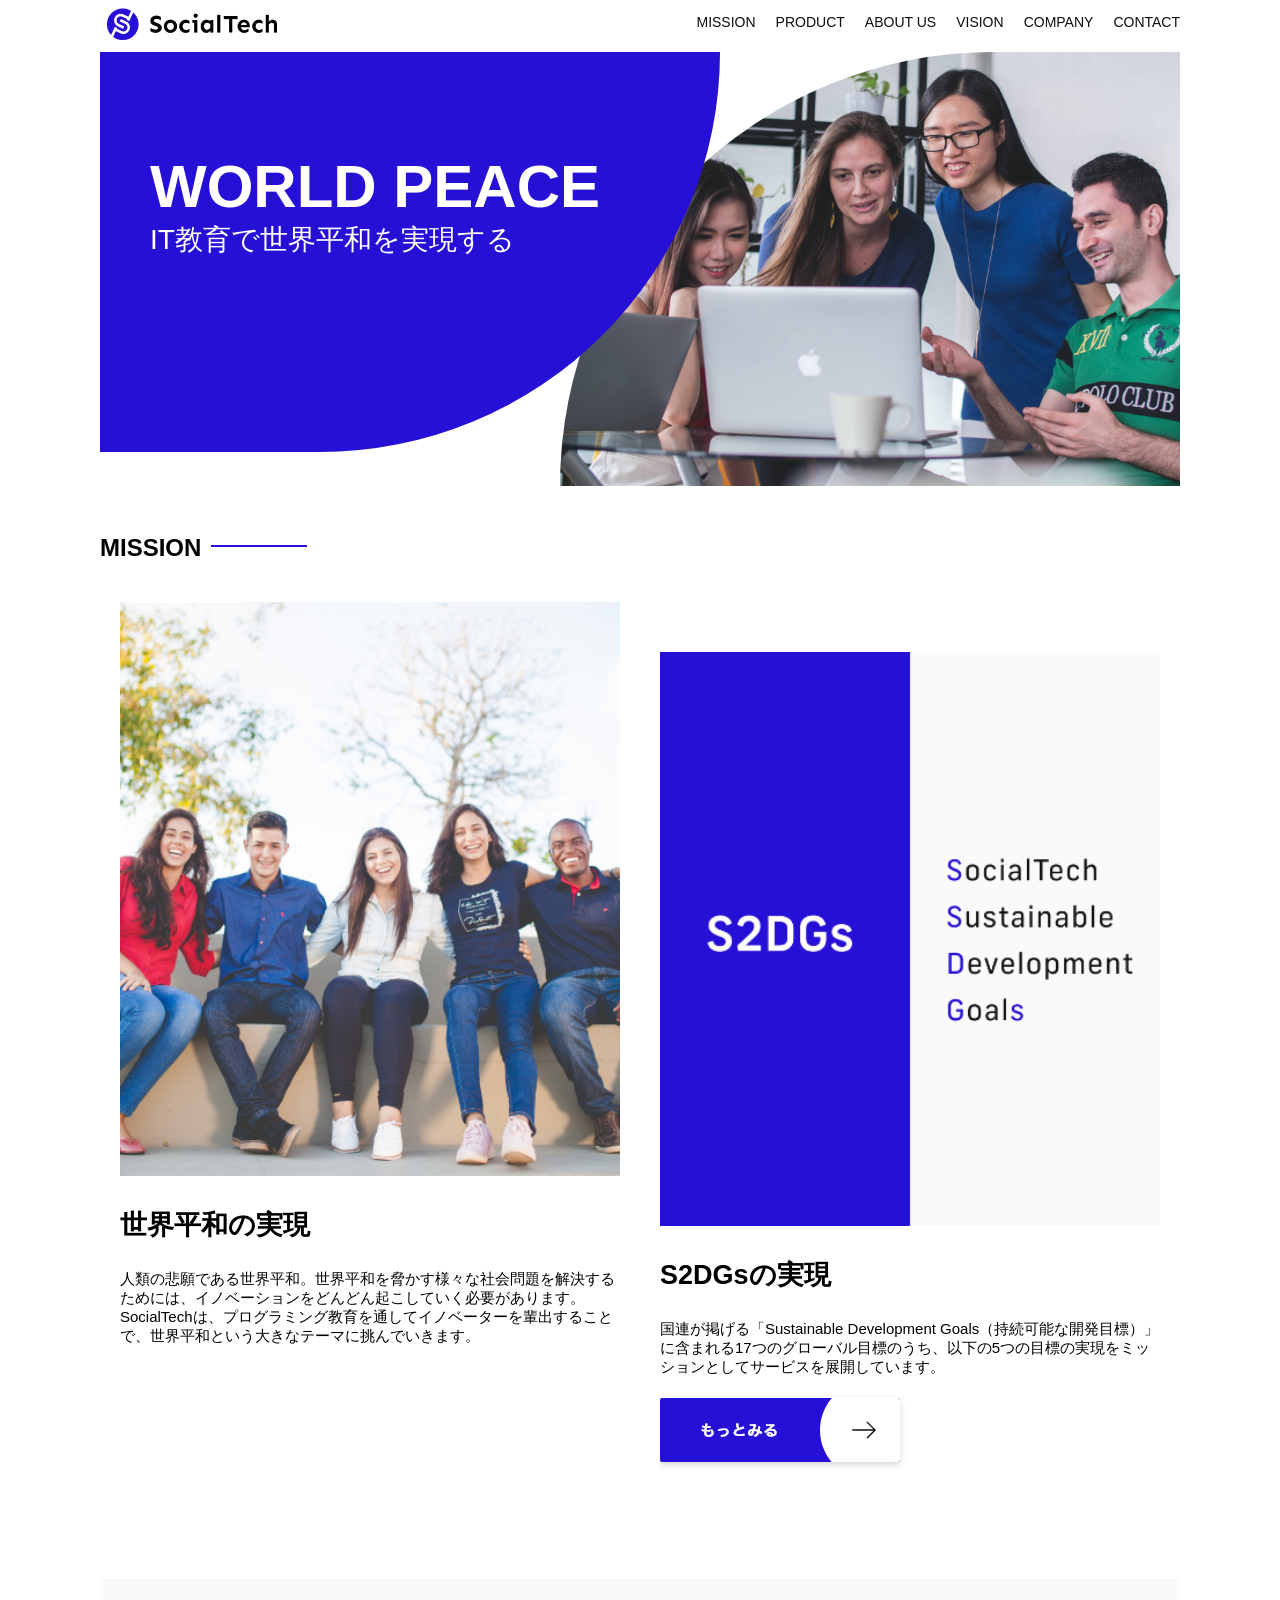
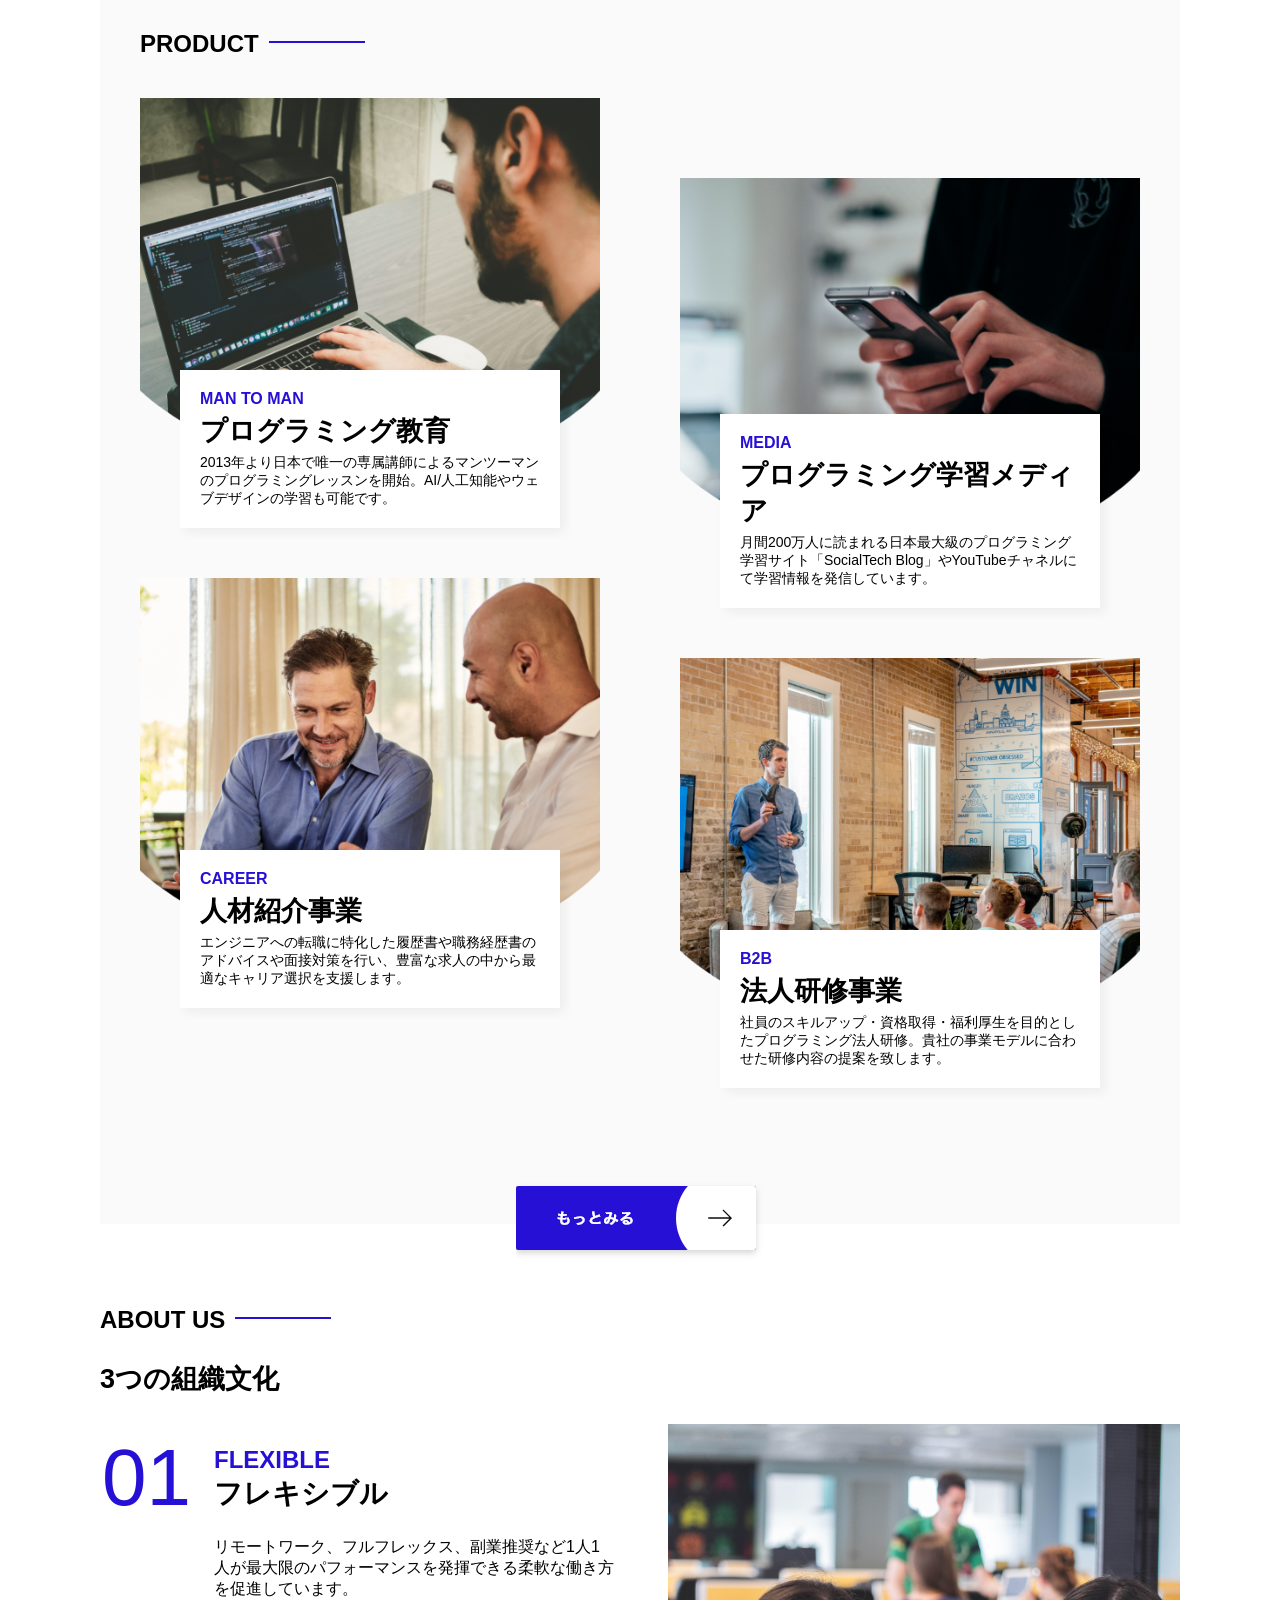
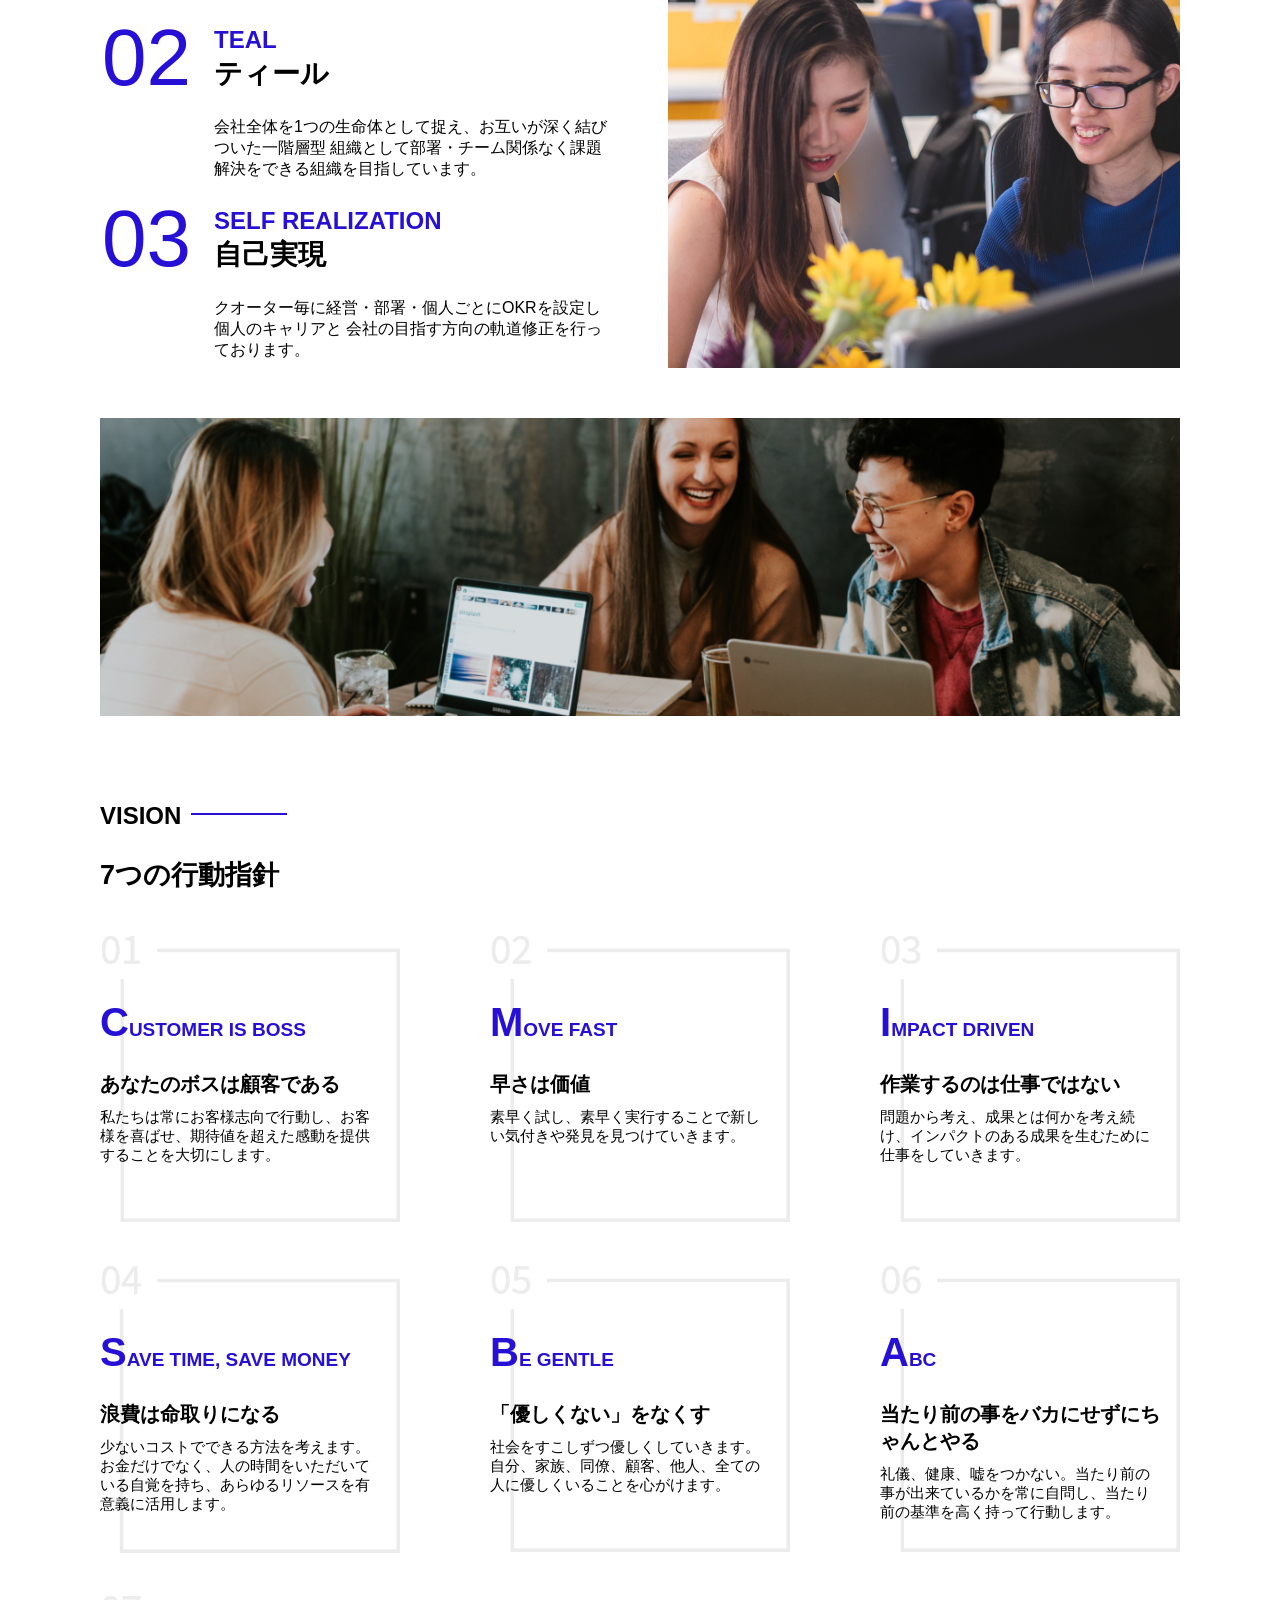
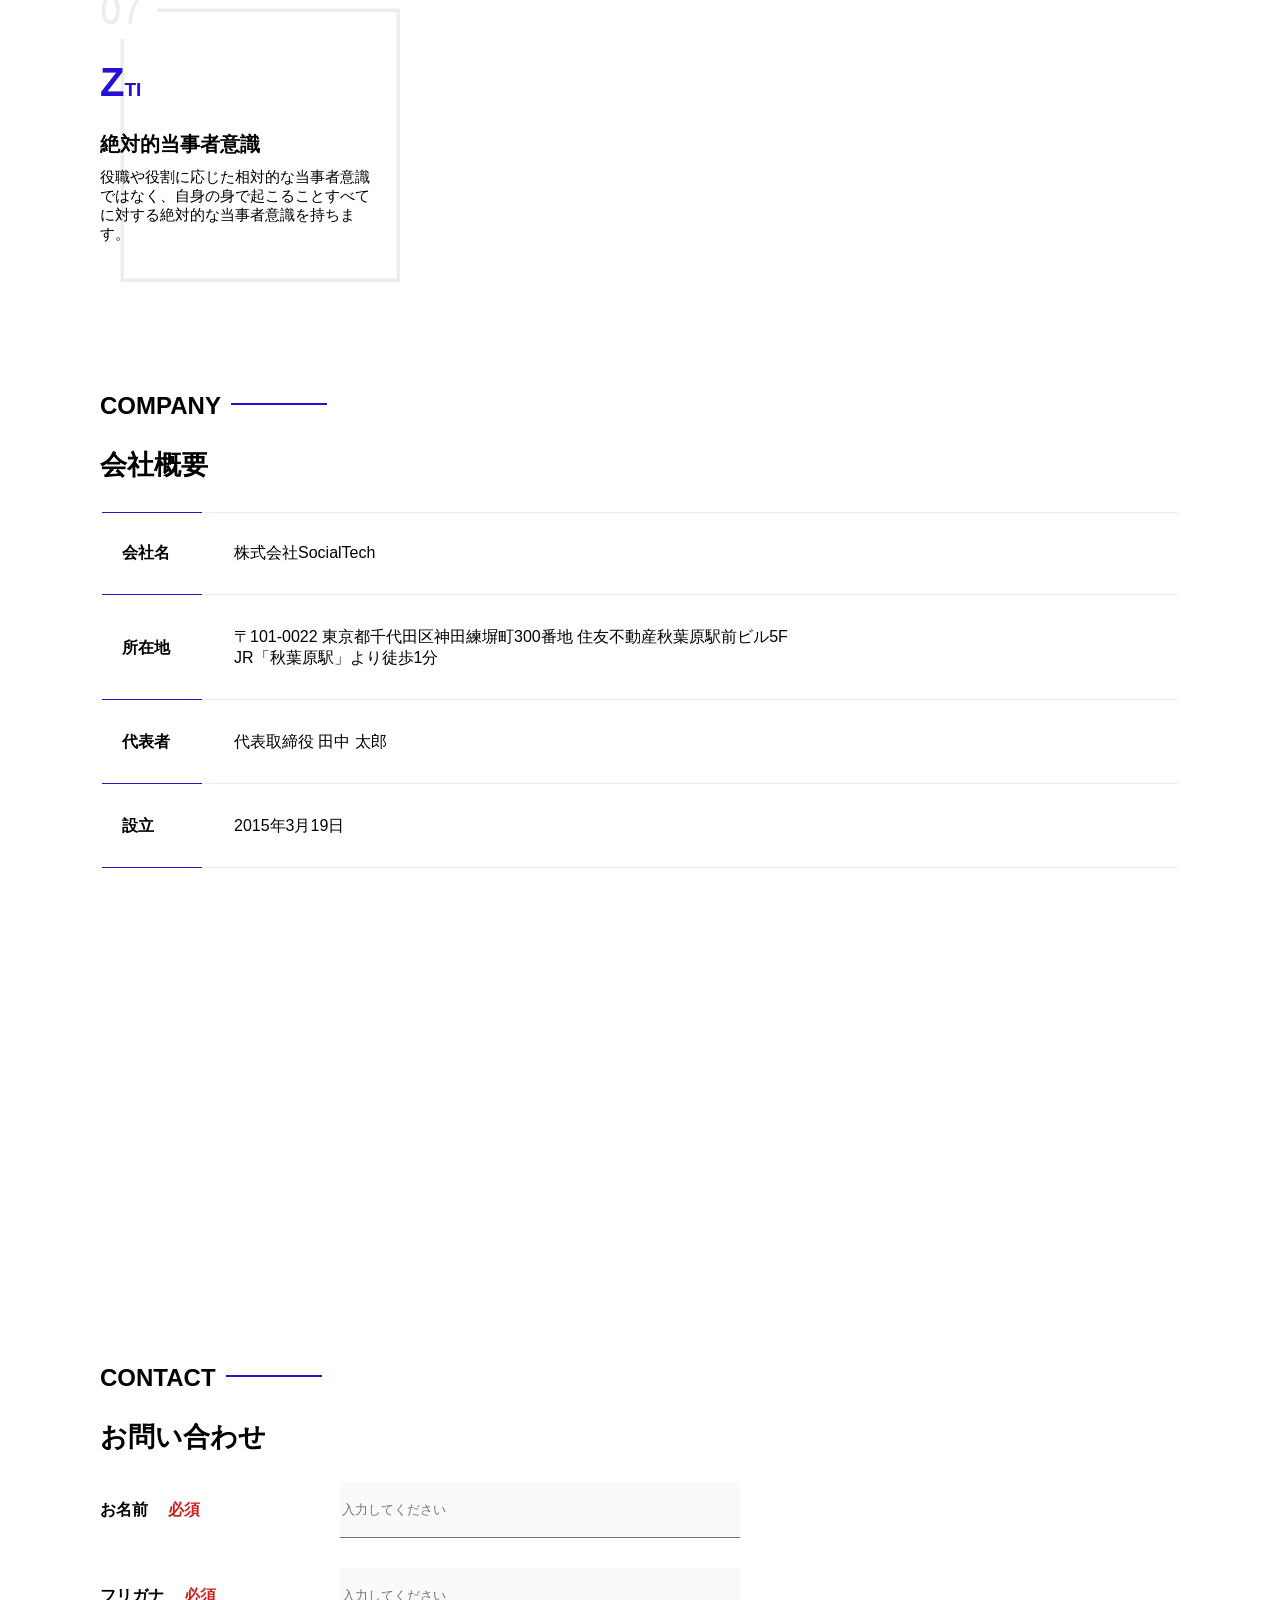
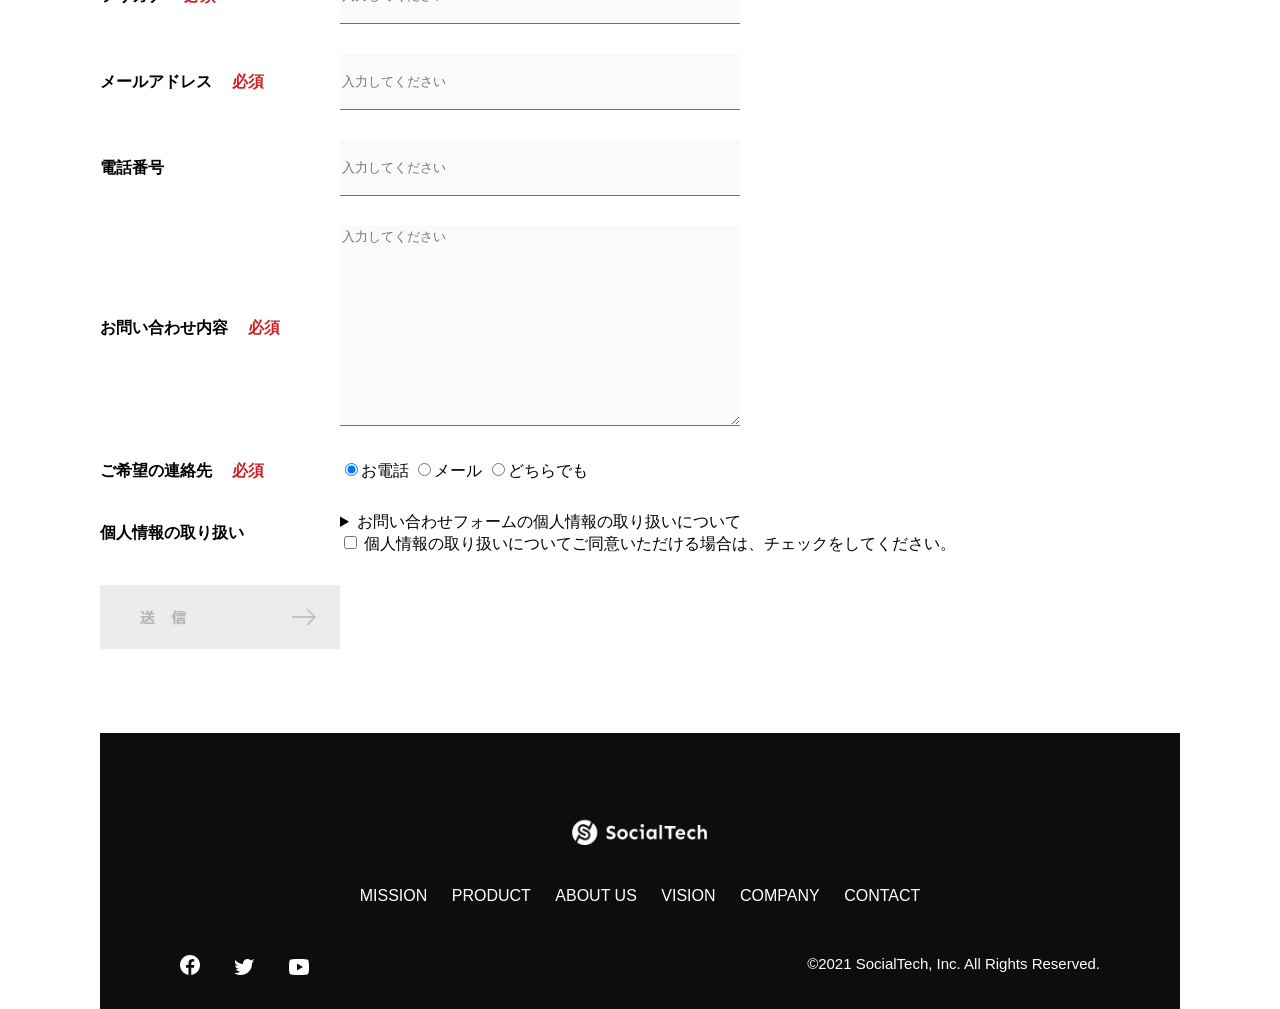
<file: index.html>
<!DOCTYPE html>
<html>

<head>
  <title>SocialTech</title>
  <meta charset="utf-8">
  <meta name="description" content="SocialTechはEdTech業界のリーディングカンパニーを目指します。">
  <meta name="viewport" content="width=device-width, initial-scale=1.0">
  <link rel="stylesheet" href="style.css">
</head>

<body>
  <!-- ヘッダー -->
  <header>
  <!-- ロゴ -->
    <a href="index.html" id="logo">
      <img src="images/logo.png" alt="トップページに戻る">
    </a>

    <!-- PC用ナビゲーション -->
    <nav id="nav-pc">
      <ul>
        <li><a href="mission.html">MISSION</a></li>
        <li><a href="product.html">PRODUCT</a></li>
        <li><a href="index.html#aboutus">ABOUT US</a></li>
        <li><a href="index.html#vision">VISION</a></li>
        <li><a href="index.html#company">COMPANY</a></li>
        <li><a href="index.html#contact">CONTACT</a></li>
      </ul>
    </nav>

  <!-- スマホ用メニューボタン -->
      <button id="menu-sp" onclick="document.getElementById('nav-sp').style.display = 'block'">
        <img src="images/button-menu.png" alt="ナビゲーションを開く">
      </button>
      <!-- スマホ用ナビゲーション -->
      <div id="nav-sp">
        <button id="close" onclick="document.getElementById('nav-sp').style.display = 'none'">
          <img src="images/button-close.png" alt="ナビゲーションを閉じる">
        </button>
  
        <nav>
          <ul>
            <li>
              <a id="logo-sp" href="index.html" onclick="document.getElementById('nav-sp').style.display = 'none'"><img src="images/logo-sp.png" alt="トップページに戻る"></a>
            </li>
            <li><a class="menu" href="mission.html" onclick="document.getElementById('nav-sp').style.display = 'none'">MISSION</a></li>
            <li><a class="menu" href="product.html" onclick="document.getElementById('nav-sp').style.display = 'none'">PRODUCT</a></li>
            <li><a class="menu" href="index.html#aboutus" onclick="document.getElementById('nav-sp').style.display = 'none'">ABOUT US</a></li>
            <li><a class="menu" href="index.html#vision" onclick="document.getElementById('nav-sp').style.display = 'none'">VISION</a></li>
            <li><a class="menu" href="index.html#company" onclick="document.getElementById('nav-sp').style.display = 'none'">COMPANY</a></li>
            <li><a class="menu" href="index.html#contact" onclick="document.getElementById('nav-sp').style.display = 'none'">CONTACT</a></li>
          </ul>
        </nav>
        <div id="sns">
          <a href="https://www.facebook.com/sejuku2013">
            <img src="images/button-facebook.png" alt="Facebookのリンク">
          </a>
          <a href="https://twitter.com/samuraijuku">
            <img src="images/button-twitter.png" alt="Twitterのリンク">
          </a>
          <a href="https://www.youtube.com/channel/UCCFOQO5aDK0xXam4cUQXT8g">
            <img src="images/button-youtube.png" alt="YouTubeのリンク">
          </a>
        </div>
      </div>
  </header>

  <main>
    <article>
      <!-- メインビジュアル -->
      <section id="main-visual">
        <div id="main-message">
          <h1>WORLD PEACE</h1>
          <p>IT教育で世界平和を実現する</p>
        </div>
        <img src="images/index/index-main.png" alt="PCの周りに集まる多国籍の仲間たち">
      </section>
      <!--ミッション-->
      <section id="mission">
        <h2 class="index-h2">MISSION</h2>
        <div id="mission-flex">
          <div>
            <img id="mission-photo" src="images/index/index-mission.png" alt="屋外のベンチで写真を撮影する多国籍の仲間たち">
            <h3>世界平和の実現</h3>
            <p>人類の悲願である世界平和。世界平和を脅かす様々な社会問題を解決するためには、イノベーションをどんどん起こしていく必要があります。SocialTechは、プログラミング教育を通してイノベーターを輩出することで、世界平和という大きなテーマに挑んでいきます。</p>
          </div>
          <div>
            <img id="s2dgs" src="images/index/s2dgs.png" alt="S2DGs">
            <h3>S2DGsの実現</h3>
            <p>国連が掲げる「Sustainable Development Goals（持続可能な開発目標）」に含まれる17つのグローバル目標のうち、以下の5つの目標の実現をミッションとしてサービスを展開しています。</p>
            <a href="mission.html">
              <img src="images/button-more.png" alt="もっとみる">
            </a>
          </div>
        </div>
      </section>

      <!-- プロダクト -->
      <section id="product">
      <h2 class="index-h2">PRODUCT</h2>
        <div class="product-flex">
          <div id="product-left">
          <div>
            <img class="product-photo" src="images/index/index-mantoman.png" alt="PCでコードを書く男性">
            <div class="product-explain">
              <span>MAN TO MAN</span>
              <h3>プログラミング教育</h3>
              <p>2013年より日本で唯一の専属講師によるマンツーマンのプログラミングレッスンを開始。AI/人工知能やウェブデザインの学習も可能です。</p>
            </div>
          </div>
          <div>
            <img class="product-photo" src="images/index/index-career.png" alt="笑顔で話し合う2人の男性">
            <div class="product-explain">
              <span>CAREER</span>
              <h3>人材紹介事業</h3>
              <p>エンジニアへの転職に特化した履歴書や職務経歴書のアドバイスや面接対策を行い、豊富な求人の中から最適なキャリア選択を支援します。</p>
            </div>
          </div>
        </div>
          <div id="product-right">
            <div>
              <img class="product-photo" src="images/index/index-media.png" alt="スマートフォンを操作する人">
              <div class="product-explain">
                <span>MEDIA</span>
                <h3>プログラミング学習メディア</h3>
                <p>月間200万人に読まれる日本最大級のプログラミング学習サイト「SocialTech Blog」やYouTubeチャネルにて学習情報を発信しています。</p>
              </div>
            </div>
            <div>
              <img class="product-photo" src="images/index/index-b2b.png" alt="講演中の男性とそれを聴く人々">
              <div class="product-explain">
                <span>B2B</span>
                <h3>法人研修事業</h3>
                <p>社員のスキルアップ・資格取得・福利厚生を目的としたプログラミング法人研修。貴社の事業モデルに合わせた研修内容の提案を致します。</p>
              </div>
            </div>
          </div>
        </div>
        <div id="product-more">
          <a href="product.html">
            <img src="images/button-more.png" alt="もっとみる">
          </a>
        </div>
      </section>

      <!-- ABOUT US -->
      <section id="aboutus">
        <h2 class="index-h2">ABOUT US</h2>
        <h3>3つの組織文化</h3>
        <div>
          <table class="culture-table">
            <tr>
              <td class="culture-num">01</td>
              <th><span class="culture-en">FLEXIBLE</span><br>フレキシブル</th>
            </tr>
            <tr>
              <td><!-- 空のセル --></td>
              <td class="culture-description">リモートワーク、フルフレックス、副業推奨など1人1人が最大限のパフォーマンスを発揮できる柔軟な働き方を促進しています。</td>
            </tr>
            <tr>
              <td class="culture-num">02</td>
              <th><span class="culture-en">TEAL</span><br>ティール</th>
            </tr>
            <tr>
              <td><!--空のセル--></td>
              <td class="culture-description">会社全体を1つの生命体として捉え、お互いが深く結びついた一階層型 組織として部署・チーム関係なく課題解決をできる組織を目指しています。</td>
            </tr>
            <tr>
              <td class="culture-num">03</td>
              <th><span class="culture-en">SELF REALIZATION</span><br>自己実現</th>
            </tr>
            <tr>
              <td><!--空のセル--></td>
              <td class="culture-description">クオーター毎に経営・部署・個人ごとにOKRを設定し個人のキャリアと 会社の目指す方向の軌道修正を行っております。</td>
            </tr>
          </table>
          <img class="culture-img" src="images/index/index-aboutus1.png" alt="笑顔で話し合う2人の女性">
        </div>
        <img class="culture-img2" src="images/index/index-aboutus2.png" alt="笑顔で話し合う3人の男女">
      </section>

      <!-- VISION -->
      <section id="vision">
        <h2 class="index-h2">VISION</h2>
        <h3>7つの行動指針</h3>
        <div>
          <div class="vision-box">
            <img src="images/index/vision-01.png" alt="01">
            <div>
              <h4>CUSTOMER IS BOSS</h4>
              <h5>あなたのボスは顧客である</h5>
              <p>私たちは常にお客様志向で行動し、お客様を喜ばせ、期待値を超えた感動を提供することを大切にします。</p>
            </div>
          </div>
          <div class="vision-box">
            <img src="images/index/vision-02.png" alt="02">
            <div>
              <h4>MOVE FAST</h4>
              <h5>早さは価値</h5>
              <p>素早く試し、素早く実行することで新しい気付きや発見を見つけていきます。</p>
            </div>
          </div>
          <div class="vision-box">
            <img src="images/index/vision-03.png" alt="03">
            <div>
              <h4>IMPACT DRIVEN</h4>
              <h5>作業するのは仕事ではない</h5>
              <p>問題から考え、成果とは何かを考え続け、インパクトのある成果を生むために仕事をしていきます。</p>
            </div>
          </div>
          <div class="vision-box">
            <img src="images/index/vision-04.png" alt="04">
            <div>
              <h4>SAVE TIME, SAVE MONEY</h4>
              <h5>浪費は命取りになる</h5>
              <p>少ないコストでできる方法を考えます。お金だけでなく、人の時間をいただいている自覚を持ち、あらゆるリソースを有意義に活用します。</p>
            </div>
          </div>
          <div class="vision-box">
            <img src="images/index/vision-05.png" alt="05">
            <div>
              <h4>BE GENTLE</h4>
              <h5>「優しくない」をなくす</h5>
              <p>社会をすこしずつ優しくしていきます。自分、家族、同僚、顧客、他人、全ての人に優しくいることを心がけます。</p>
            </div>
          </div>
          <div class="vision-box">
            <img src="images/index/vision-06.png" alt="06">
            <div>
              <h4>ABC</h4>
              <h5>当たり前の事をバカにせずにちゃんとやる</h5>
              <p>礼儀、健康、嘘をつかない。当たり前の事が出来ているかを常に自問し、当たり前の基準を高く持って行動します。</p>
            </div>
          </div>
          <div class="vision-box">
            <img src="images/index/vision-07.png" alt="07">
            <div>
              <h4>ZTI</h4>
              <h5>絶対的当事者意識</h5>
              <p>役職や役割に応じた相対的な当事者意識ではなく、自身の身で起こることすべてに対する絶対的な当事者意識を持ちます。</p>
            </div>
          </div>
        </div>
      </section>
      <!-- COMPANY -->
        <section id="company">
          <h2 class="index-h2">COMPANY</h2>
          <h3>会社概要</h3>
          <table id="company-table">
            <tr>
              <th class="tableheader tableheader-first">会社名</th>
              <td class="cell cell-first">株式会社SocialTech</td>
            </tr>
            <tr>
              <th class="tableheader">所在地</th>
              <td class="cell">〒101-0022 東京都千代田区神田練塀町300番地 住友不動産秋葉原駅前ビル5F<br>JR「秋葉原駅」より徒歩1分</td>
            </tr>
            <tr>
              <th class="tableheader">代表者</th>
              <td class="cell">代表取締役 田中 太郎</td>
            </tr>
            <tr>
              <th class="tableheader">設立</th>
              <td class="cell">2015年3月19日</td>
            </tr>
          </table>
          <iframe src="https://www.google.com/maps/embed?pb=!1m18!1m12!1m3!1d3240.0688551336807!2d139.7720776771055!3d35.69992317258124!2m3!1f0!2f0!3f0!3m2!1i1024!2i768!4f13.1!3m3!1m2!1s0x60188fee13660e23%3A0x77137876edf742ac!2z5L2P5Y-L5LiN5YuV55Sj56eL6JGJ5Y6f6aeF5YmN44OT44Or!5e0!3m2!1sja!2sjp!4v1704858013291!5m2!1sja!2sjp" style="border: 0" allowfullscreen="" loading="lazy"></iframe>            
        </section>

      <!-- お問い合わせフォーム -->
        <section id="contact">
          <h2 class="index-h2">CONTACT</h2>
          <h3>お問い合わせ</h3>
          <form>
            <div>
              <div class="contact-heading">
                <label class="contact-label">お名前<span class="contact-span">必須</span></label>
              </div>
              <div>
                <input type="text" name="name" placeholder="入力してください" class="contact-textbox">
              </div>
            </div>
            <div>
              <div class="contact-heading">
                <label class="contact-label">フリガナ<span class="contact-span">必須</span></label>
              </div>
              <div>
                <input type="text" name="hurigana" placeholder="入力してください" class="contact-textbox">
              </div>
            </div>
            <div>
              <div class="contact-heading">
                <label class="contact-label">メールアドレス<span class="contact-span">必須</span></label>
              </div>
              <div>
                <input type="text" name="email" placeholder="入力してください" class="contact-textbox">
              </div>
            </div>
            <div>
              <div class="contact-heading">
                <label class="contact-label">電話番号</label>
              </div>
              <div>
                <input type="text" name="tel" placeholder="入力してください" class="contact-textbox">
              </div>
            </div>
            <div>
              <div class="contact-heading">
                <label class="contact-label">お問い合わせ内容<span class="contact-span">必須</span></label>
              </div>
              <div>
              <textarea class="contact-textarea" placeholder="入力してください" name="message"></textarea>
              </div>
            </div>
            <div>
              <div class="contact-heading">
                <label class="contact-label">ご希望の連絡先<span class="contact-span">必須</span></label>
              </div>
              <div>
                <input class="radiobutton" type="radio" value="tel" name="contact" checked><label>お電話</label>
                <input class="radiobutton" type="radio" value="mail" name="contact"><label>メール</label>
                <input class="radiobutton" type="radio" value="both" name="contact"><label>どちらでも</label>
              </div>
            </div>
            <div>
              <div class="contact-heading">
                <label class="contact-label">個人情報の取り扱い</label>
              </div>
              <div>
                <details>
                  <summary>お問い合わせフォームの個人情報の取り扱いについて</summary>
                  <div>
                    <dl>
                      <dt>１．組織の名称又は氏名</dt>
                      <dd>株式会社SocialTech</dd>
                      <dt>２．個人情報保護管理者（若しくはその代理人）の氏名又は職名、所属及び連絡先</dt>
                      <dd>
                        <p>鈴木 一郎 コーポレート部</p>
                        <p>メールアドレス：samurai@example.com</p>
                        <p>TEL：03-1234-5678</p>
                      </dd>
                      <dt>３．個人情報の利用目的</dt>
                      <dd>
                        <ul>
                          <li>・本サービス及び本サービスに関連する情報の提供又はそれらに関する連絡のため</li>
                          <li>・ユーザーの本人確認のため</li>
                          <li>・当社サービスのご案内のため</li>
                          <li>・当社の商品等の広告または宣伝（電子メールによるものを含むものとします。）</li>
                        </ul>
                      </dd>
                      <dt>４．個人情報の取り扱い業務の委託</dt>
                      <dd>個人情報の取扱業務の全部または一部を外部に業務委託する場合があります。その際、弊社は、個人情報を適切に保護できる管理体制を敷き実行していることを条件として委託先を厳選したうえで、機密保持契約を委託先と締結し、お客様の個人情報を厳密に管理させます。</dd>
                      <dt>５．個人情報の開示等の請求</dt>
                      <dd>
                         お客様は、弊社に対してご自身の個人情報の開示等（利用目的の通知、開示、内容の訂正・追加・削除、利用の停止または消去、第三者への提供の停止）に関して、当社問合わせ窓口に申し出ることができます。<br>
                         その際、弊社はお客様ご本人を確認させていただいたうえで、合理的な期間内に対応いたします。<br>
                         なお、個人情報に関する弊社問合わせ先は、次の通りです。
                      </dd>
                      <dd>
                        <p>株式会社SocialTech　個人情報問合せ窓口</p>
                        <p>〒150-0043　東京都千代田区神田練塀町300番地 住友不動産秋葉原駅前ビル5F</p>
                        <p>メールアドレス：samurai@example.com　TEL：03-1234-5678</p>
                      </dd>

                      <dt>６．個人情報を提供されることの任意性について</dt>
                      <dd>お客様がご自身の個人情報を弊社に提供されるか否かは、お客様のご判断によりますが、もしご提供されない場合には、適切なサービスが提供できない場合がありますので予めご了承ください。</dd>
                    </dl>
                  </div>
                </details>
                <input type="checkbox" name="agree">
                <span>個人情報の取り扱いについてご同意いただける場合は、チェックをしてください。</span>
              </div>
            </div>
            <input type="image" src="images/button-submit.png" alt="送信する"> 
          </form> 
        </section>
    </article>
  </main>

    <footer>
      <div id="footer-logo">
        <img src="images/logo-sp.png" alt="SocialTech">
      </div> 
      <div id="footer-link">
        <a href="mission.html">MISSION</a>
        <a href="product.html">PRODUCT</a>
        <a href="index.html#aboutus">ABOUT US</a>
        <a href="index.html#vision">VISION</a>
        <a href="index.html#company">COMPANY</a>
        <a href="index.html#contact">CONTACT</a>
      </div>
      <div id="sns-footer">
        <div class="sns-btns">
          <a href="https://www.facebook.com/sejuku2013"><img src="images/button-facebook.png" alt="Facebookのリンク"></a>
          <a href="https://twitter.com/samuraijuku"><img src="images/button-twitter.png" alt="Twitterのリンク"></a>
          <a href="https://www.youtube.com/channel/UCCFOQO5aDK0xXam4cUQXT8g"><img src="images/button-youtube.png" alt="YouTubeのリンク"></a>
        </div>
        <p id="copyright">&copy;2021 SocialTech, Inc. All Rights Reserved.</p>
      </div>
    </footer>
</body>

</html>
</file>
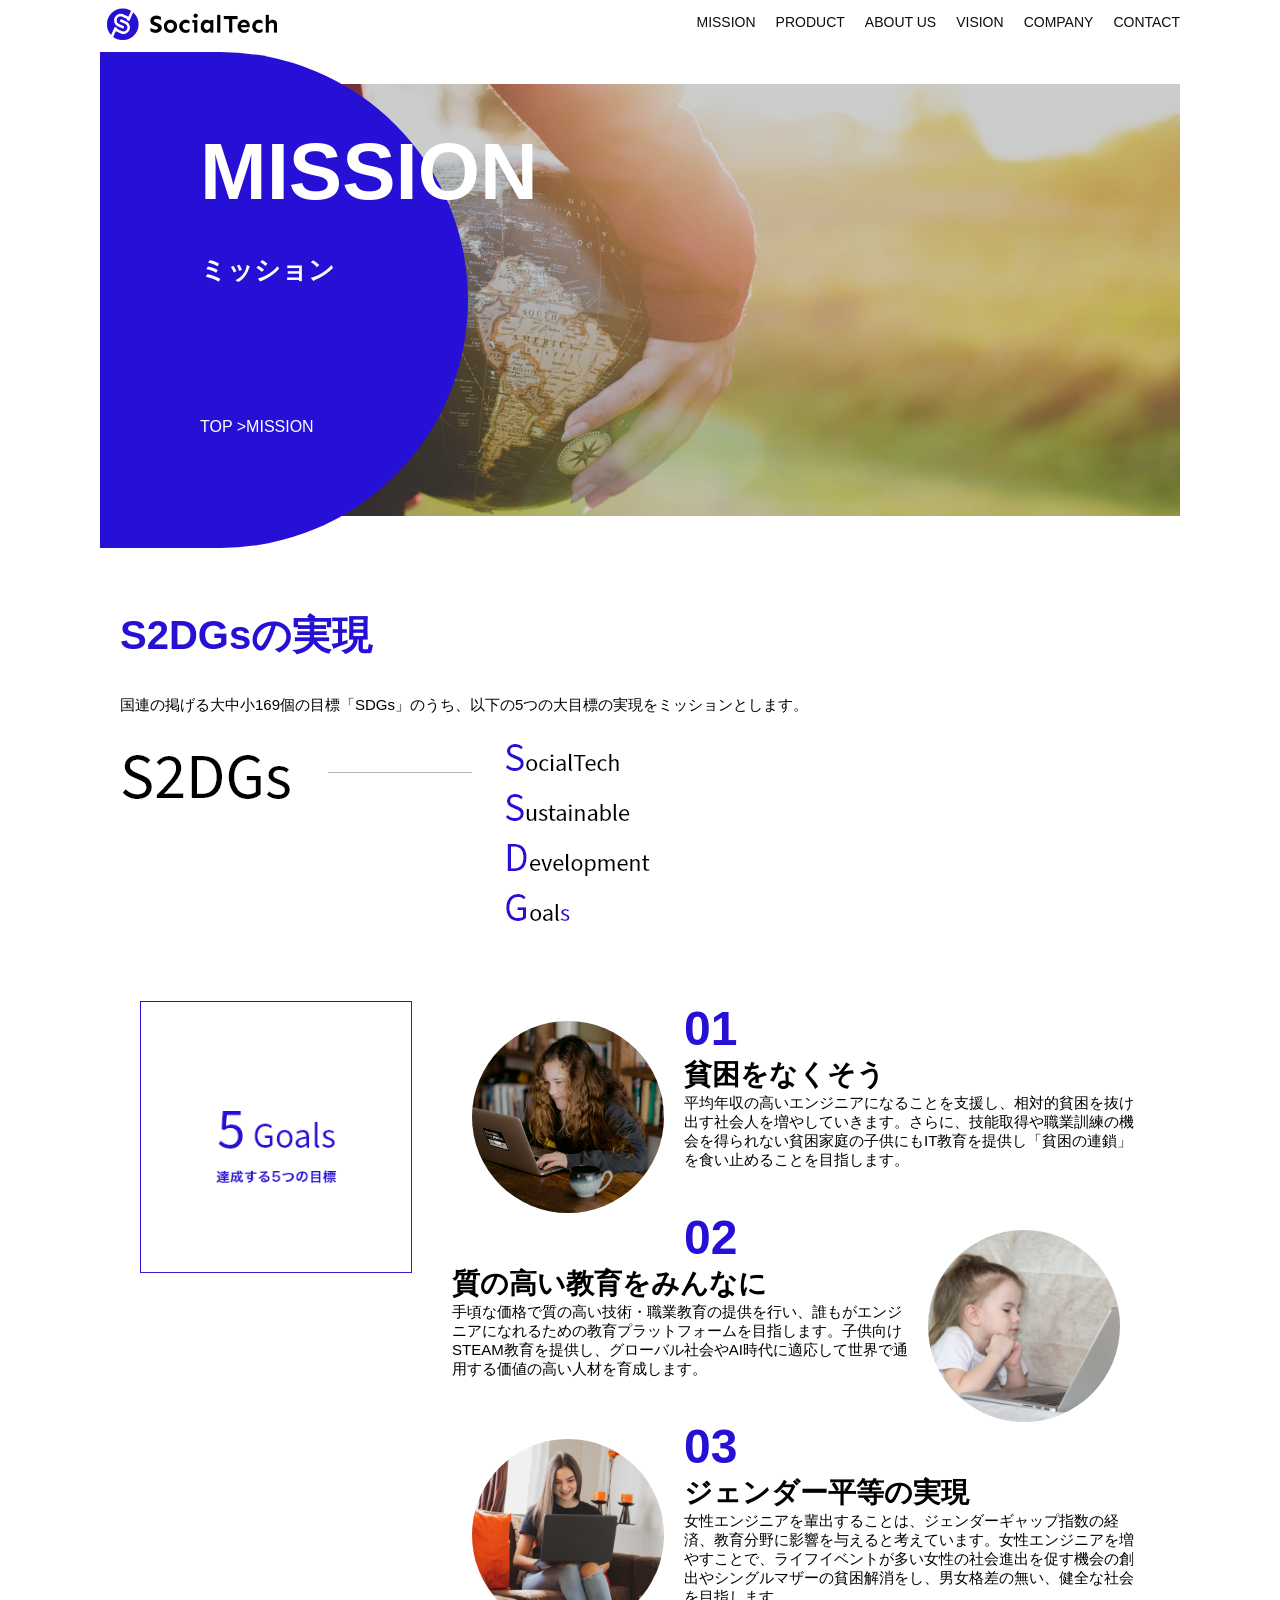
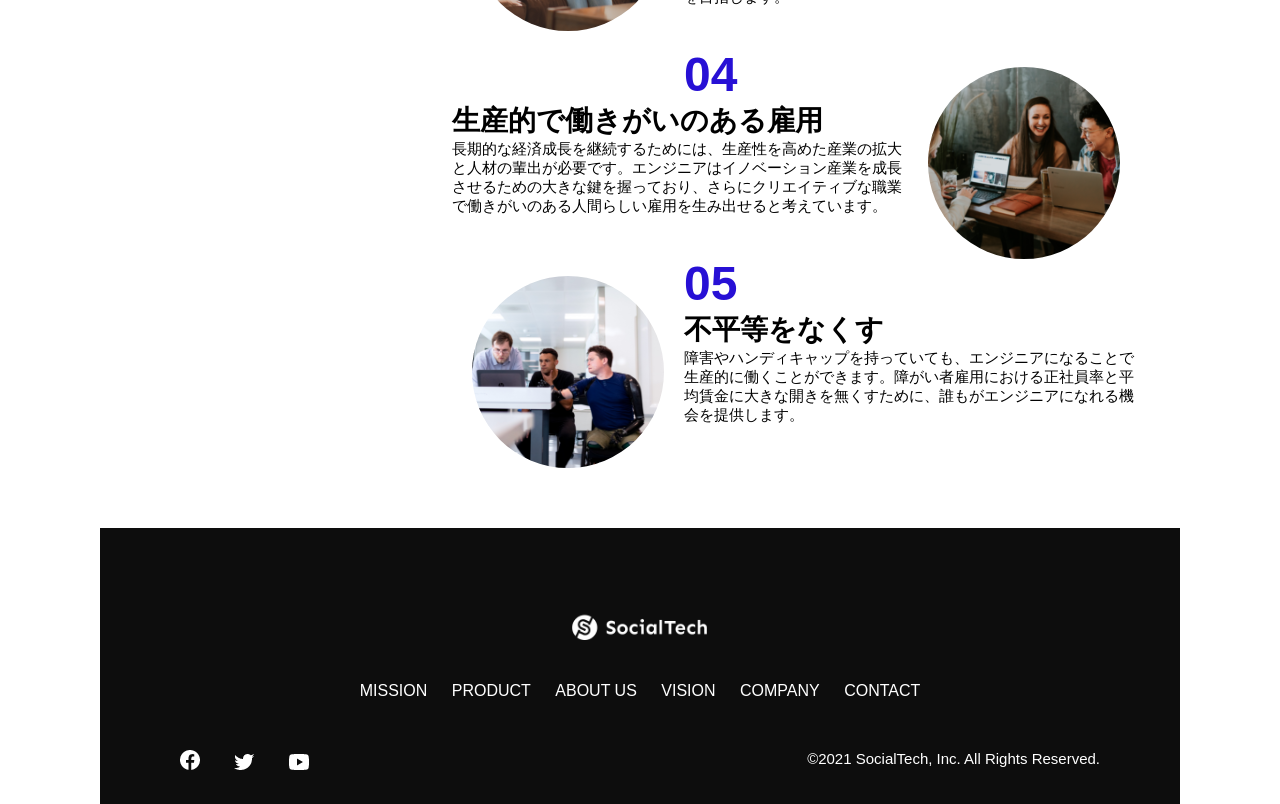
<file: mission.html>
<!DOCTYPE html>
<html>
  <head>
    <title>SocialTech - MISSION ミッション -</title>
    <meta charset="utf-8">
    <meta name="description" content="SocialTechが目指す5つの目標（S2DGs）を紹介します">
    <meta name="viewport" content="width=device-width, initial-scale=1.0">
    <link rel="stylesheet" href="style.css">
  </head>

  <body>
    <!-- ヘッダー -->
    <header>
      <!-- ロゴ -->
      <a href="index.html" id="logo">
        <img src="images/logo.png" alt="トップページに戻る">
      </a>

      <!-- PC用ナビゲーション -->
      <nav id="nav-pc">
        <ul>
          <li><a href="mission.html">MISSION</a></li>
          <li><a href="product.html">PRODUCT</a></li>
          <li><a href="index.html#aboutus">ABOUT US</a></li>
          <li><a href="index.html#vision">VISION</a></li>
          <li><a href="index.html#company">COMPANY</a></li>
          <li><a href="index.html#contact">CONTACT</a></li>
        </ul>
      </nav>

      <!-- スマホ用メニューボタン -->
      <button id="menu-sp" onclick="document.getElementById('nav-sp').style.display = 'block'">
        <img src="images/button-menu.png" alt="ナビゲーションを開く">
      </button>

      <!-- スマホ用ナビゲーション -->
      <div id="nav-sp">
        <button id="close" onclick="document.getElementById('nav-sp').style.display = 'none'">
          <img src="images/button-close.png" alt="ナビゲーションを閉じる">
        </button>

        <nav>
          <ul>
            <li><a id="logo-sp" href="index.html" onclick="document.getElementById('nav-sp').style.display = 'none'"><img src="images/logo-sp.png" alt="トップページに戻る"></a></li>
            <li><a class="menu" href="mission.html" onclick="document.getElementById('nav-sp').style.display = 'none'">MISSION</a></li>
            <li><a class="menu" href="product.html" onclick="document.getElementById('nav-sp').style.display = 'none'">PRODUCT</a></li>
            <li><a class="menu" href="index.html#aboutus" onclick="document.getElementById('nav-sp').style.display = 'none'">ABOUT US</a></li>
            <li><a class="menu" href="index.html#vision" onclick="document.getElementById('nav-sp').style.display = 'none'">VISION</a></li>
            <li><a class="menu" href="index.html#company" onclick="document.getElementById('nav-sp').style.display = 'none'">COMPANY</a></li>
            <li><a class="menu" href="index.html#contact" onclick="document.getElementById('nav-sp').style.display = 'none'">CONTACT</a></li>
          </ul>
        </nav>
          <div id="sns">
            <a href="https://www.facebook.com/sejuku2013">
              <img src="images/button-facebook.png" alt="Facebookのリンク">
            </a>
            <a href="https://twitter.com/samuraijuku">
            <img src="images/button-twitter.png" alt="Twitterのリンク">
            </a>
            <a href="https://www.youtube.com/channel/UCCFOQO5aDK0xXam4cUQXT8g">
            <img src="images/button-youtube.png" alt="YouTubeのリンク">
            </a>
          </div>
        </div>
    </header>

    <main>
      <article>
        <section id="mission-main">
          <div class="mission-main-inner">
            <div id="mission-title">
              <h1>MISSION<br><span>ミッション</span></h1>
              <p>TOP >MISSION</p>
            </div>
          </div>
        </section>

        <section id="mission-s2dgs">
            <h2 class="mission-h2">S2DGsの実現</h2>
            <p>国連の掲げる大中小169個の目標「SDGs」のうち、以下の5つの大目標の実現をミッションとします。</p>
            <img src="images/mission/mission-s2dgs.png" alt="S2DGs">
        </section>

        <section id="mission-five-goals">
          <div class="five-goals-image">
            <img src="images/mission/mission-5goals.png" alt="5Goals">
          </div>
          <div class="five-goals-read">
            <div>
              <img class="fivegoals-image-left" src="images/mission/mission-5goals01.png" alt="PCを操作する女の子">
              <span class="fivegoals-number">01</span>
              <h3 class="fivegoals-h3">貧困をなくそう</h3>
              <p class="fivegoals-p">平均年収の高いエンジニアになることを支援し、相対的貧困を抜け出す社会人を増やしていきます。さらに、技能取得や職業訓練の機会を得られない貧困家庭の子供にもIT教育を提供し「貧困の連鎖」を食い止めることを目指します。</p>
            </div>
            <div>
              <img class="fivegoals-image-right" src="images/mission/mission-5goals02.png" alt="PCを見つめる小さい女の子">
              <span class="fivegoals-number">02</span>
              <h3 class="fivegoals-h3">質の高い教育をみんなに</h3>
              <p class="fivegoals-p">手頃な価格で質の高い技術・職業教育の提供を行い、誰もがエンジニアになれるための教育プラットフォームを目指します。子供向けSTEAM教育を提供し、グローバル社会やAI時代に適応して世界で通用する価値の高い人材を育成します。</p>
            </div>
            <div>
              <img class="fivegoals-image-left" src="images/mission/mission-5goals03.png" alt="PCを操作する女性">
              <span class="fivegoals-number">03</span>
              <h3 class="fivegoals-h3">ジェンダー平等の実現</h3>
              <p class="fivegoals-p">女性エンジニアを輩出することは、ジェンダーギャップ指数の経済、教育分野に影響を与えると考えています。女性エンジニアを増やすことで、ライフイベントが多い女性の社会進出を促す機会の創出やシングルマザーの貧困解消をし、男女格差の無い、健全な社会を目指します。</p>
            </div>
            <div>
              <img class="fivegoals-image-right" src="images/mission/mission-5goals04.png" alt="笑顔で話し合う3人の男女">
              <span class="fivegoals-number">04</span>
              <h3 class="fivegoals-h3">生産的で働きがいのある雇用</h3>
              <p class="fivegoals-p">長期的な経済成長を継続するためには、生産性を高めた産業の拡大と人材の輩出が必要です。エンジニアはイノベーション産業を成長させるための大きな鍵を握っており、さらにクリエイティブな職業で働きがいのある人間らしい雇用を生み出せると考えています。</p>
            </div>
            <div>
              <img class="fivegoals-image-left" src="images/mission/mission-5goals05.png" alt="障害を持つ男性が生き生きと働く様子">
              <span class="fivegoals-number">05</span>
              <h3 class="fivegoals-h3">不平等をなくす</h3>
              <p class="fivegoals-p">障害やハンディキャップを持っていても、エンジニアになることで生産的に働くことができます。障がい者雇用における正社員率と平均賃金に大きな開きを無くすために、誰もがエンジニアになれる機会を提供します。</p>
            </div>
          </div>
        </section>

      </article>
    </main>

    <footer>
      <div id="footer-logo">
        <img src="images/logo-sp.png" alt="SocialTech">
      </div>
      <div id="footer-link">
        <a href="mission.html">MISSION</a>
        <a href="product.html">PRODUCT</a>
        <a href="index.html#aboutus">ABOUT US</a>
        <a href="index.html#vision">VISION</a>
        <a href="index.html#company">COMPANY</a>
        <a href="index.html#contact">CONTACT</a>
      </div>
      <div id="sns-footer">
        <div class="sns-btns">
          <a href="https://www.facebook.com/sejuku2013"><img src="images/button-facebook.png" alt="Facebookのリンク"></a>
          <a href="https://twitter.com/samuraijuku"><img src="images/button-twitter.png" alt="Twitterのリンク"></a>
          <a href="https://www.youtube.com/channel/UCCFOQO5aDK0xXam4cUQXT8g"><img src="images/button-youtube.png" alt="YouTubeのリンク"></a>
        </div>
        <p id="copyright">&copy;2021 SocialTech, Inc. All Rights Reserved.</p>
      </div>
    </footer>

  </body>
</html>
</file>
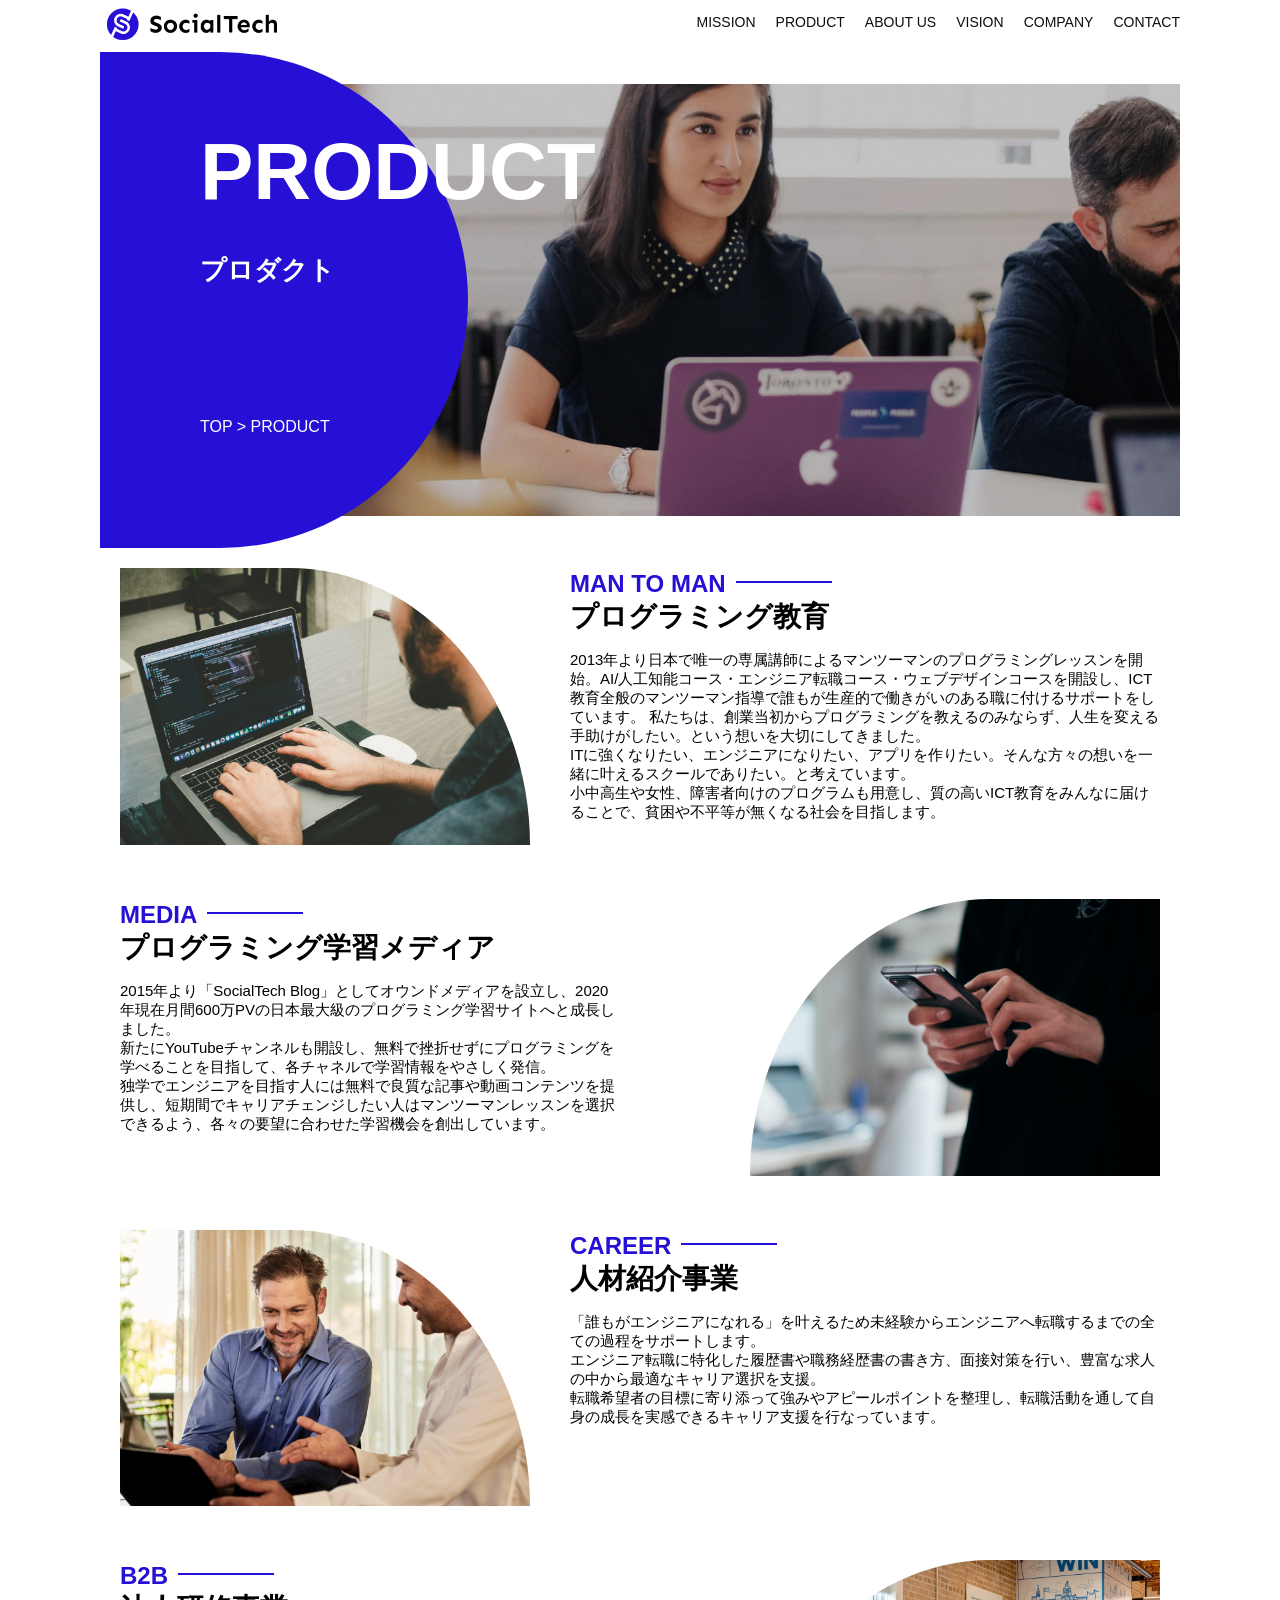
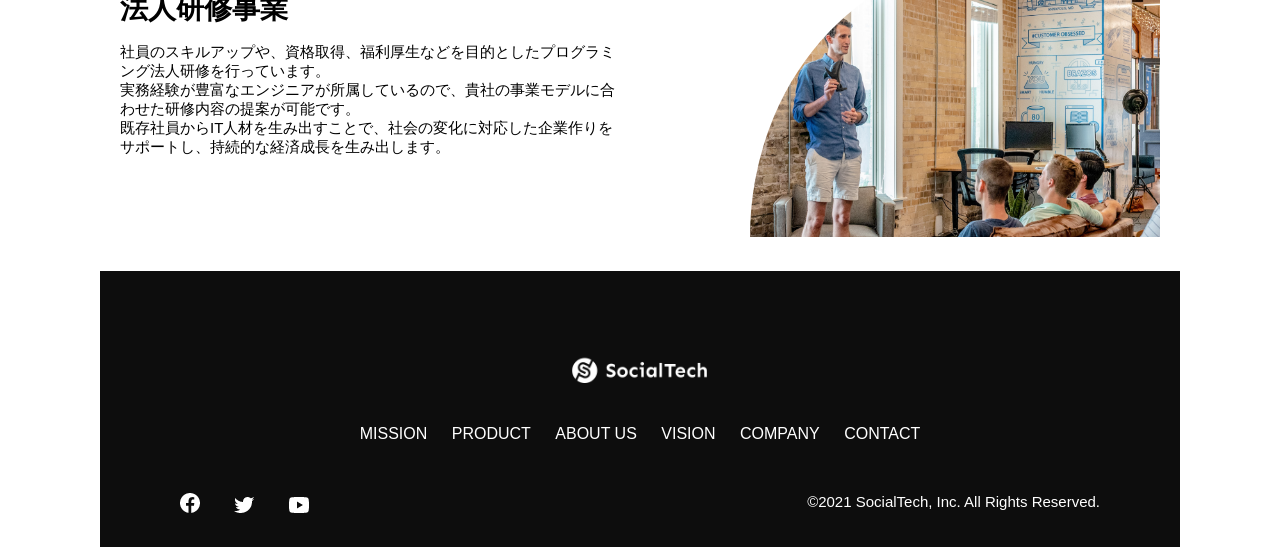
<file: product.html>
<!DOCTYPE html>
<html>
  <head>
    <title>SocialTech -PRODUCT プロダクト-</title>
    <meta charset="utf-8">
    <meta name="description" content="SocialTechの4つのプロダクトを紹介します">
    <meta name="viewport" content="width=device-width, initial-scale=1.0">
    <link rel="stylesheet" href="style.css">
  </head>

  <body>
    <!-- ヘッダー -->
    <header>
      <!-- ロゴ -->
      <a href="index.html" id="logo">
        <img src="images/logo.png" alt="トップページに戻る">
      </a>

      <!-- PC用ナビゲーション -->
      <nav id="nav-pc">
        <ul>
          <li><a href="mission.html">MISSION</a></li>
          <li><a href="product.html">PRODUCT</a></li>
          <li><a href="index.html#aboutus">ABOUT US</a></li>
          <li><a href="index.html#vision">VISION</a></li>
          <li><a href="index.html#company">COMPANY</a></li>
          <li><a href="index.html#contact">CONTACT</a></li>
        </ul>
      </nav>

      <!-- スマホ用メニューボタン -->
      <button id="menu-sp" onclick="document.getElementById('nav-sp').style.display = 'block'">
        <img src="images/button-menu.png" alt="ナビゲーションを開く">
      </button>

      <!-- スマホ用ナビゲーション -->
      <div id="nav-sp">
        <button id="close" onclick="document.getElementById('nav-sp').style.display = 'none'">
          <img src="images/button-close.png" alt="ナビゲーションを閉じる">
        </button>
        <nav>
          <ul>
            <li><a id="logo-sp" href="index.html" onclick="document.getElementById('nav-sp').style.display = 'none'"><img src="images/logo-sp.png" alt="トップページに戻る"></a></li>
            <li><a class="menu" href="mission.html" onclick="document.getElementById('nav-sp').style.display = 'none'">MISSION</a></li>
            <li><a class="menu" href="product.html" onclick="document.getElementById('nav-sp').style.display = 'none'">PRODUCT</a></li>
            <li><a class="menu" href="index.html#aboutus" onclick="document.getElementById('nav-sp').style.display = 'none'">ABOUT US</a></li>
            <li><a class="menu" href="index.html#vision" onclick="document.getElementById('nav-sp').style.display = 'none'">VISION</a></li>
            <li><a class="menu" href="index.html#company" onclick="document.getElementById('nav-sp').style.display = 'none'">COMPANY</a></li>
            <li><a class="menu" href="index.html#contact" onclick="document.getElementById('nav-sp').style.display = 'none'">CONTACT</a></li>
          </ul>
        </nav>
        <div id="sns">
          <a href="https://www.facebook.com/sejuku2013">
          <img src="images/button-facebook.png" alt="Facebookのリンク">
          </a>
          <a href="https://twitter.com/samuraijuku">
          <img src="images/button-twitter.png" alt="Twitterのリンク">
          </a>
          <a href="https://www.youtube.com/channel/UCCFOQO5aDK0xXam4cUQXT8g">
          <img src="images/button-youtube.png" alt="YouTubeのリンク">
          </a>
        </div>
      </div>
    </header>

    <main>
      <article>
        <section id="product-main">
          <div class="product-main-inner">
            <div id="product-title">
              <h1>PRODUCT<br><span>プロダクト</span></h1>
              <p>TOP > PRODUCT</p>
            </div>
          </div>
        </section>

        <section class="product-section product-section-left">
          <div class="product-section-img">
            <img src="images/product/product-mantoman.png" alt="PCでコードを書く男性">
          </div>
          <div class="product-read">
            <h2 class="product-h2">MAN TO MAN</h2>
            <h3 class="product-h3">プログラミング教育</h3>
            <p>
              2013年より日本で唯一の専属講師によるマンツーマンのプログラミングレッスンを開始。AI/人工知能コース・エンジニア転職コース・ウェブデザインコースを開設し、ICT教育全般のマンツーマン指導で誰もが生産的で働きがいのある職に付けるサポートをしています。 私たちは、創業当初からプログラミングを教えるのみならず、人生を変える手助けがしたい。という想いを大切にしてきました。<br>ITに強くなりたい、エンジニアになりたい、アプリを作りたい。そんな方々の想いを一緒に叶えるスクールでありたい。と考えています。<br>小中高生や女性、障害者向けのプログラムも用意し、質の高いICT教育をみんなに届けることで、貧困や不平等が無くなる社会を目指します。
            </p>
          </div>
        </section>

        <section class="product-section product-section-right">
          <div class="product-read">
            <h2 class="product-h2">MEDIA</h2>
            <h3 class="product-h3">プログラミング学習メディア</h3>
            <p>2015年より「SocialTech Blog」としてオウンドメディアを設立し、2020年現在月間600万PVの日本最大級のプログラミング学習サイトへと成長しました。<br>新たにYouTubeチャンネルも開設し、無料で挫折せずにプログラミングを学べることを目指して、各チャネルで学習情報をやさしく発信。<br>独学でエンジニアを目指す人には無料で良質な記事や動画コンテンツを提供し、短期間でキャリアチェンジしたい人はマンツーマンレッスンを選択できるよう、各々の要望に合わせた学習機会を創出しています。</p>
          </div>
          <div class="product-section-img">
            <img src="images/product/product-media.png" alt="スマートフォンを操作する人">
          </div>
        </section>
        <section class="product-section product-section-left">
          <div class="product-section-img">
            <img src="images/product/product-career.png" alt="笑顔で話し合う2人の男性">
          </div>
          <div class="product-read">
            <h2 class="product-h2">CAREER</h2>
            <h3 class="product-h3">人材紹介事業</h3>
            <p>「誰もがエンジニアになれる」を叶えるため未経験からエンジニアへ転職するまでの全ての過程をサポートします。<br>エンジニア転職に特化した履歴書や職務経歴書の書き方、面接対策を行い、豊富な求人の中から最適なキャリア選択を支援。<br>転職希望者の目標に寄り添って強みやアピールポイントを整理し、転職活動を通して自身の成長を実感できるキャリア支援を行なっています。<br></p>
          </div>
        </section>

        <section class="product-section product-section-right">
          <div class="product-read">
            <h2 class="product-h2">B2B</h2>
            <h3 class="product-h3">法人研修事業</h3>
            <p>社員のスキルアップや、資格取得、福利厚生などを目的としたプログラミング法人研修を行っています。<br>実務経験が豊富なエンジニアが所属しているので、貴社の事業モデルに合わせた研修内容の提案が可能です。<br>既存社員からIT人材を生み出すことで、社会の変化に対応した企業作りをサポートし、持続的な経済成長を生み出します。</p>
          </div>
          <div class="product-section-img">
            <img src="images/product/product-b2b.png" alt="講演中の男性とそれを聴く人々">
          </div>
      </section>
      </article>
    </main>

    <footer>
      <div id="footer-logo">
        <img src="images/logo-sp.png" alt="SocialTech">
      </div>
      <div id="footer-link">
        <a href="mission.html">MISSION</a>
        <a href="product.html">PRODUCT</a>
      <a href="index.html#aboutus">ABOUT US</a>
        <a href="index.html#vision">VISION</a>
        <a href="index.html#company">COMPANY</a>
        <a href="index.html#contact">CONTACT</a>
      </div>
      <div id="sns-footer">
        <div class="sns-btns">
          <a href="https://www.facebook.com/sejuku2013"><img src="images/button-facebook.png" alt="Facebookのリンク"></a>
          <a href="https://twitter.com/samuraijuku"><img src="images/button-twitter.png" alt="Twitterのリンク"></a>
          <a href="https://www.youtube.com/channel/UCCFOQO5aDK0xXam4cUQXT8g"><img src="images/button-youtube.png" alt="YouTubeのリンク"></a>
        </div>
        <p id="copyright">&copy;2021 SocialTech, Inc. All Rights Reserved.</p>
      </div>

    </footer>
  </body>
</html>
</file>
<file: style.css>
/* PC、スマホ共通スタイル */
* {
  box-sizing: border-box;
}

p {
  font-size: 15px;
}

body {
  font-family: "Source Sans Pro", "Hiragino Kaku Gothic ProN", Meiryo, Arial, sans-serif;
  max-width: 1080px;
  margin: 0 auto;
}

/* ヘッダー */
header {
  display: flex;
  justify-content: space-between;
}

/* ナビゲーションのレイアウト */
#nav-pc {
  font-size: 14px;
}

#nav-pc ul {
  display: flex;
  padding-left: 0;
}

#nav-pc li {
  list-style: none;
}

/* ナビゲーションのリンクの装飾設定 */
#nav-pc a {
  text-decoration: none;
  margin-left: 20px;
  color: #0d0d0d;
}

#nav-pc a:hover {
  text-decoration: underline;
}

/* スマホ用ナビを非表示 */
#nav-sp,
#menu-sp {
  display: none;
}

/* メインビジュアル */
#main-visual {
  position: relative;
  height: 400px;
}

#main-message {
  position: absolute; 
  top: 0;
  left: 0;
  background-color: #2710d5;
  color: #ffffff;
  border-radius: 0 0 476px 0;
  max-width: 620px;
  height: 100%;
  width: 100%;
  z-index: 11;
}

#main-message h1 {
  font-size: 60px;
  margin: 100px 0 0 50px;
}

#main-message > p {
  font-size: 28px;
  margin: 0 0 0 50px;
}

#main-visual > img {
  max-width: 620px;
  border-radius: 476px 0 0 0;
  position: absolute;
  top: 0;
  right: 0;
  z-index: 10;
}

/*見出し*/
h2 {
  margin-top: 40px;
}

h2::after {
  content: url("images/line.png");
  margin-left: 10px;
}

h3 {
  font-size: 27px;
}

/* ミッション */
#mission {
  margin: 80px auto 80px auto;
}

#mission-flex {
  display: flex;
}

#mission-flex > div {
  width: 50%;
  margin: 20px;
}

#mission-photo {
  width: 100%;
}

#s2dgs {
  margin-top: 50px;
  width: 100%;
}

/* プロダクト */
#product {
  background-color: #fafafa;
  margin: 80px 0;
  padding: 10px 40px 0px 40px;
}

/* 外枠 */
#product .product-flex {
  margin-top: 40px;
  display: flex;
}

/* 左のカラム */
#product-left {
  width: 50%;
  margin-right: 20px;
}

/* 右のカラム */
#product-right {
  width: 50%;
  margin: 80px 0 0 20px;
}

/* 写真+説明の枠 */
#product-left > div {
  position: relative;
  height: 480px;
  margin-right: 20px;
}

#product-right > div {
  position: relative;
  height: 480px;
  margin-left: 20px;
}

/* 写真 */
.product-photo {
  width: 100%;
}

/* 説明文の枠 */
.product-explain {
  background-color: #ffffff;
  position: absolute;
  left: 0;
  bottom: 50px;
  margin: 0 40px;
  padding: 20px;
  box-shadow: 5px 5px 10px rgba(0, 0, 0, 0.05);
}

/* 説明文の英語 */
.product-explain > span {
  color: #2710d5;
  font-weight: bold;
  font-size: 16px;
  margin: 0;
}

/* 説明文の見出し */
.product-explain > h3 {
  margin: 5px 0;
}

/* 説明文 */
.product-explain > p {
  font-size: 14px;
  margin: 0;
}

/* もっと見るボタン */
#product-more {
  text-align: center;
}

#product-more a {
  position: relative;
  bottom: -42px;
}

/* ABOUT US */
#aboutus {
  margin: 80px auto;
}

/* 3つの組織文化と写真を入れる枠 */
#aboutus > div {
  display: flex;
}

/* 写真 */
.culture-img {
  width: 50%;
  align-self: flex-start;
}

.culture-img2 {
  margin-top: 50px;
  width: 100%;
}

/* 3つの組織文化の表 */
.culture-table {
  margin-right: 50px;
}

/* 番号 */
.culture-num {
  font-size: 80px;
  color: #2710d5;
  padding: 0 20px 0 0;
}

/* 見出し */
.culture-table th {
  text-align: left;
  font-size: 28px;
  font-weight: bold;
}
/* 組織文化英語 */
.culture-en {
  color: #2710d5;
  font-size: 24px;
}

/* 説明文 */
.culture-description {
  margin: 0;
}

/* ビジョン */
#vision {
  margin: 80px auto;
}

/* セクション内の外枠 */
#vision > div {
  display: flex;
  justify-content: space-between;
  flex-wrap: wrap;
}

/*7つの行動指針の枠*/
.vision-box {
  width: 300px;
  height: 300px;
  margin-bottom: 30px;
  position: relative;
}

.vision-box > img {
  width: 100%;
  position: relative;
  z-index: 30;
}

.vision-box > div {
  position: absolute;
  top: 0;
  left: 0;
  z-index: 31;
  margin-right: 20px;
}

.vision-box > div > h4 {
  color: #2710d5;
  font-size: 19px;
  margin-top: 80px;
}

.vision-box > div > h4::first-letter {
  font-size: 40px;
}

.vision-box > div > h5 {
  font-size: 20px;
  margin: 0;
}

.vision-box > div > p {
  margin-top: 10px;
}
  
/* 会社概要 */
#company {
  margin: 80px auto;
}

#company-table {
  width: 100%;
}

.tableheader {
  text-align: left;
  padding: 20px;
  border-bottom-color: #2710d5;
  border-bottom-width: 1px;
  border-bottom-style: solid;
  width: 100px;
}

.tableheader-first {
  border-top-color: #2710d5;
  border-top-width: 1px;
  border-top-style: solid;
}

.cell {
  padding: 30px;
  border-bottom-color: #ececec;
  border-bottom-width: 1px;
  border-bottom-style: solid;
}

.cell-first {
  border-top-color: #ececec;
  border-top-width: 1px;
  border-top-style: solid;
}

/* 地図 */
#company > iframe {
  width: 100%;
  height: 368px;
  margin-top: 40px;
}

/* お問い合わせ */
#contact {
  margin: 80px auto 80px auto;
}

/* 外枠 */
#contact > form > div {
  display: flex;
  flex-direction: row;
  flex-wrap: wrap;
  padding-bottom: 30px;
}

/* 左列　見出し */
.contact-heading {
  width: 240px;
  align-self: center;
}

/* 見出しのラベル */
.contact-label {
  font-weight: bold;
}

/* 必須 */
.contact-span {
  color: #ce2222;
  margin: 0 0 0 20px;
  font-weight: bold;
}

/* テキストボックス */
.contact-textbox {
  border-top: 0px;
  border-left: 0px;
  border-right: 0px;
  border-bottom-width: 1px;
  border-bottom-color: #707070;
  border-style: solid;
  background-color: #fafafa;
  width: 400px;
  height: 56px;
}

/* お問い合わせ内容のテキストエリア */
.contact-textarea {
  border-top: 0px;
  border-left: 0px;
  border-right: 0px;
  border-bottom-width: 1px;
  border-bottom-color: #707070;
  background-color: #fafafa;
  width: 400px;
  height: 200px;
}

/* 個人情報取り扱い */
#contact dt {
  font-weight: bold;
}

#contact dd {
  margin-bottom: 16px;
}

#contact dd p {
  margin: 0;
}

#contact dd ul {
  padding-left: 0;
}

#contact dd li {
  margin-bottom: 0;
  list-style: none;
}

/* フッター */
footer {
  background-color: #0d0d0d;
  text-align: center;
  padding: 80px 80px 30px 80px;
}

#footer-logo {
  margin-bottom: 30px;
}

#footer-link {
  margin-bottom: 50px;
}

#footer-link > a {
  text-decoration: none;
  margin: 10px;
  color: #ffffff;
}

#footer-link > a:hover {
  text-decoration: underline;
}

#sns-footer {
  display: flex;
  justify-content: space-between;
}

#sns-footer a {
  margin-right: 30px;
}

#copyright {
  color: #ffffff;
  margin: 0;
}

/* mission.html用スタイル */
/* ミッションのメインビジュアル */
.mission-main-inner {
  background-image: url("images/mission/mission-main.png");
  background-repeat: no-repeat;
  background-position-y: center;
}

#mission-title {
  background-color: #2710d5;
  width: 368px;
  color: #ffffff;
  height: 496px;
  border-radius: 0 248px 248px 0;
  position: relative;
}

#mission-title h1 {
  position: absolute;
  top: 0;
  left: 100px;
  font-size: 80px;
  line-height: 1;
}

#mission-title h1 span {
  font-size: 26px;
}

#mission-title > p {
  position: absolute;
  top: 350px;
  left: 100px;
  font-size: 16px;
}

/* ミッションページ　S2DGSの設定 */
#mission-s2dgs {
  padding: 20px;
}

.mission-h2 {
  color: #2710d5;
  font-size: 40px;
}

.mission-h2::after {
  content: none;
}

/* ミッションページ　5つのゴールの設定 */
#mission-five-goals {
  padding: 20px;
  display: flex;
}

#mission-five-goals .five-goals-image {
  width: 30%;
  padding: 20px;
}

#mission-five-goals .five-goals-image img {
  width: 100%;
}

#mission-five-goals .five-goals-read {
  width: 70%;
  padding: 20px;
}

#mission-five-goals .five-goals-read > div {
  margin-bottom: 40px;
}

.fivegoals-image-right {
  float: right;
  margin: 20px;
}

.fivegoals-image-left {
  float: left;
  margin: 20px;
}

.fivegoals-number {
  color: #2710d5;
  font-size: 48px;
  font-weight: bold;
  margin: 0;
}

.fivegoals-h3 {
  font-size: 28px;
  margin: 0;
}

.fivegoals-p {
  margin: 0;
}

/* プロダクトページ */
.product-main-inner {
  background-image: url("images/product/product-main.png");
  background-repeat: no-repeat;
  background-position-y: center;
}

#product-title {
  background-color: #2710d5;
  width: 368px;
  color: #ffffff;
  height: 496px;
  border-radius: 0 248px 248px 0;
  position: relative;
}

#product-title h1 {
  position: absolute;
  top: 0;
  left: 100px;
  font-size: 80px;
  line-height: 1;
}

#product-title h1 span {
  font-size: 26px;
}

#product-title > p {
  position: absolute;
  top: 350px;
  left: 100px;
  font-size: 16px;
}

/* セクション */
.product-section {
  display: flex;
  padding: 20px 20px 0;
}

.product-section .product-section-img {
  width: 450px;
}

/* 左が画像のセクション*/
.product-section-left .product-section-img img {
  width: 100%;
  padding: 0 40px 30px 0;
  border-radius: 0 432px 0 0;
}

.product-section-left .product-read {
  width: 50%;
  flex-grow: 1;
}

.product-section-left .product-read p {
  margin-bottom: 0;
}

/* 右が画像のセクション*/
.product-section-right {
  justify-content: space-between;
}

.product-section-right .product-section-img img {
  width: 100%;
  padding: 0 0 30px 40px;
  border-radius: 432px 0 0 0;
}

.product-section-right .product-read {
  width: 500px;
}

.product-h2 {
  color: #2710d5;
  font-size: 24px;
  margin: 0;
}

.product-h3 {
  font-size: 28px;
  margin: 0;
}

/*====================
スマートフォン用のスタイル
=====================*/
@media screen and (max-width: 767px) {

/* PC用ナビゲーション非表示 */
#nav-pc {
  display: none;
}

 /* ハンバーガーメニュー */
#menu-sp {
  display: block;
  background-color: transparent;
  float: right;
  padding: 0;
  border: none;
}

/* スマホ用ナビゲーションの表示切替*/
/* 初期状態、レイアウトと非表示設定 */
#nav-sp {
  background-color: #2710d5;
  position: fixed;
  left: 0;
  top: 0;
  width: 100%;
  height: 100%;
  display: none;
  z-index: 100;
}

/* ×ボタン */
#close {
  position: absolute;
  top: 20px;
  right: 20px;
  background-color: transparent;
  border: none;
}

#nav-sp nav ul {
  padding-left: 0;
}

#nav-sp nav li {
  list-style: none;
}

/* ナビゲーションメニュー用ロゴ */
#logo-sp {
  margin: 80px 0 30px 20px;
} 

/* ナビゲーションのリンクの装飾設定 */
#nav-sp nav a {
  display: block;
  color: #ffffff;
}

#nav-sp nav a:hover {
  text-decoration: underline;
}

#nav-sp .menu {
  text-decoration: none;
  margin: 0 20px 0 20px;
  height: 44px;
  font-size: 16px;
  background-image: url("images/arrow.png");
  background-repeat: no-repeat;
  background-position: right top;
}

#sns {
  position: absolute;
  bottom: 20px;
  left: 20px;
}

#sns > a {
  margin-right: 30px;
}

/* メインビジュアル */
#main-visual {
  position: relative;
  height: 470px;
}

#main-visual > div {
  text-align: center;
  height: 280px;
}

#main-visual h1 {
  font-size: 28px;
  margin: 90px 0 0 0;
}

#main-visual > div > p {
  margin: 0;
  font-size: 15px;
}

#main-visual > img {
  width: 100%;
  border-radius: 476px 0 0 0;
  top: auto;
  bottom: 0;
}

 /* 見出し */
h2 {
  margin: 15px 0;
}

h3 {
  font-size: 24px;
  margin: 10px 0 0 0;
}

/* ミッション */
#mission {
  margin: 20px 0;
  padding: 0 20px;
}

#mission-flex {
  flex-direction: column;
}

#mission-flex > div {
  width: 100%;
  margin: 0;
}

/* プロダクト */
#product {
  margin: 0;
  padding: 10px 20px 0 20px;
  }

  /* 外枠 */
#product .product-flex {
  flex-direction: column;
  margin-top: 0;
}

/* 左右のカラム　スマホでは縦並び */
#product-left,
#product-right {
  width: 100%;
  margin: 0;
  }

  /* 写真、説明の枠 */
#product-left > div,
#product-right > div {
height: auto;
margin: 0;
}

/* 説明文の枠 */
.product-explain {
  position: relative;
  margin: 0;
}

.product-explain > h3 {
  margin: 10px 0;
  font-size: 24px;
}

/* もっと見るボタン */
#product-more {
  text-align: left;
}

/* ABOUT US */
#aboutus {
  margin: 80px 20px;
}

#aboutus > div {
  flex-direction: column;
}

.culture-table th {
  font-size: 16px;
}

.culture-table {
  margin-right: 0;
  padding-right: 20px;
  order: 2;
}

.culture-img {
  width: 100%;
  order: 1;
}

.culture-img2 {
  margin-top: 0;
}

.culture-num {
  padding: 0;
}
.culture-description {
  margin: 0;
}

/* ビジョン */
#vision {
  margin: 80px 20px;
}

.vision-box > img {
  position: absolute;
  top: 0;
  left: 0;
}

.vision-box > div > h4 {
  margin: 60px 0 0 0;
}

/* 会社概要 */
#company {
  margin: 0 20px;
}

#company > h3 {
  margin-bottom: 20px;
}

.tableheader {
  width: 50px;
}

.cell {
  padding: 20px;
}

#company > iframe {
  height: 240px;
}

/* お問い合わせ */
#contact {
  margin: 80px 20px
}

#contact > h3 {
  margin-bottom: 20px;
}

#contact > form > div {
  flex-direction: column;
  margin-bottom: 20px;
}

.contact-heading {
  align-self: auto;
  margin-bottom: 20px;
}

.contact-textbox {
  min-width: 300px;
  width: 100%;
}

.contact-textarea {
  height: 150px;
  width: 100%;
}

.radiobutton {
  margin-bottom: 20px;
}

/* フッター */
footer {
  padding: 30px 20px 50px 20px;
  text-align: left;
}

#footer-link > a {
  margin: 0 20px 30px 0;
  display: block;
  background-image: url("images/arrow.png");
  background-repeat: no-repeat;
  background-position: right top;
}

#footer-link > a:hover {
  text-decoration: underline;
}

#sns-footer {
  flex-direction: column;
  justify-content: flex-start;
}

#copyright {
  font-size: 12px;
  margin-top: 30px;
}

/* mission.html用スタイル */
/* ミッションのメインビジュアル */
#mission-main {
  height: 256px;
  margin-top: 4%;
  position: relative;
}

.mission-main-inner {
  height: 80%;
  background-size: cover;
}

#mission-title {
  width: 136px;
  height: 256px;
  position: absolute;
  top: -10%;
}

#mission-title h1 {
  left: 20px;
  font-size: 40px;
}

#mission-title h1 span {
  font-size: 18px;
}

#mission-title > p {
  top: 180px;
  left: 20px;
  font-size: 13px;
}

/* ミッションページ　S2DGSの設定 */
.mission-h2 {
  font-size: 38px;
  margin: 0px;
}

.mission-h2::after {
  content: none;
}

#mission-s2dgs > img {
  width: 100%;
}

/* ミッションページ　5つのゴールの設定 */
#mission-five-goals {
  flex-direction: column;
}

#mission-five-goals > div {
  padding: 0;
}

#mission-five-goals .five-goals-image,
#mission-five-goals .five-goals-read {
  width: 100%;
  padding: 0;
}

#mission-five-goals .five-goals-read > div {
  display: flex;
  flex-direction: column;
}

.fivegoals-image-right,
.fivegoals-image-left {
  align-self: center;
}

/* プロダクトページ */
#product-main {
  height: 256px;
  margin-top: 4%;
  position: relative;
}

.product-main-inner {
  height: 80%;
  background-size: cover;
}

#product-title {
  width: 136px;
  height: 256px;
  position: absolute;
  top: -10%;
}

#product-title h1 {
  left: 20px;
  font-size: 40px;
}

#product-title h1 span {
  font-size: 18px;
}

#product-title > p {
  top: 180px;
  left: 20px;
  font-size: 13px;
}

/* セクション */
.product-section {
  flex-direction: column;
}

.product-section
.product-section-img {
  width: 100%;
}

.product-section
.product-section-img img {
  width: 100%;
  padding: 0;
}

/* 左が画像のセクション */
.product-section-left
.product-section-img img {
  border-radius: 0 300px 0 0;
}

.product-section-left
.product-read {
  width: 100%;
  flex-grow: 1;
}

/* 右が画像のセクション */
.product-section-right
.product-section-img img {
  order: 1;
  border-radius: 300px 0 0 0; 
}

.product-section-right
.product-read {
  order: 2;
  width: 100%;
}
}
</file>
